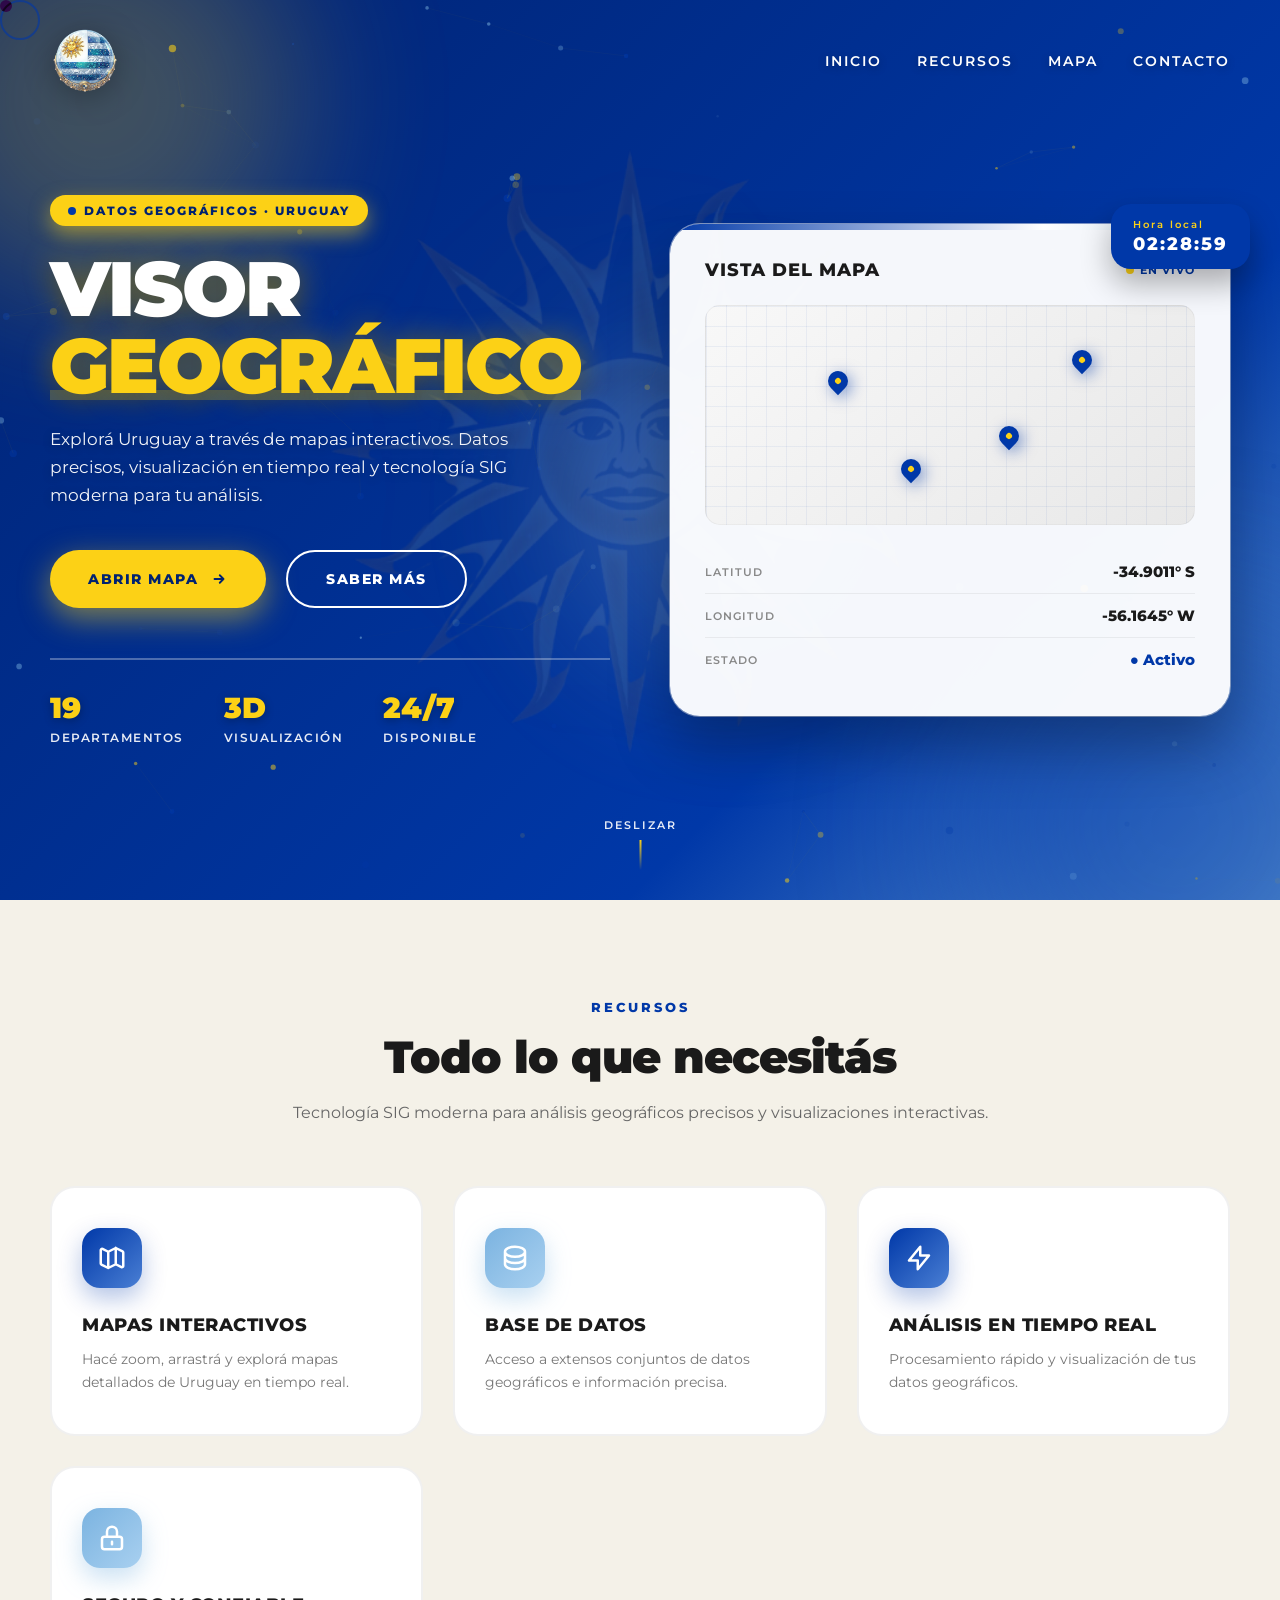
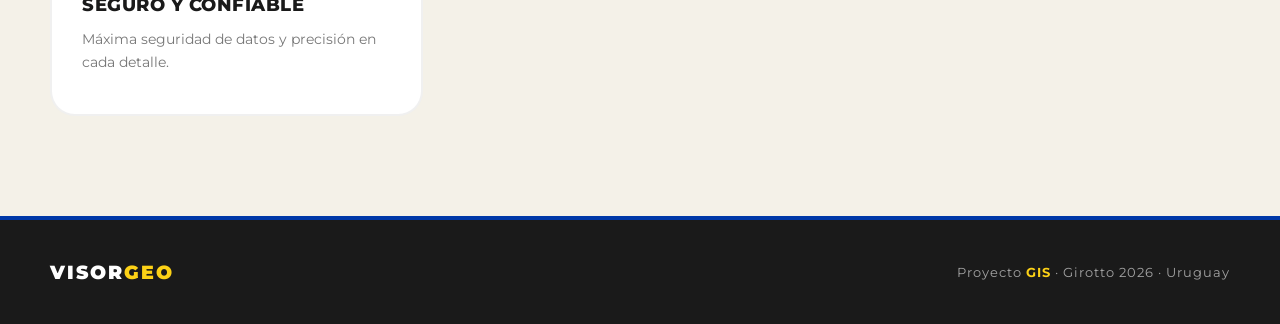
<file: index.html>
<!DOCTYPE html>
<html lang="es">
<head>
    <meta charset="UTF-8">
    <meta name="viewport" content="width=device-width, initial-scale=1.0">
    <title>Visor Geográfico | Uruguay</title>
    <link href="https://fonts.googleapis.com/css2?family=Montserrat:wght@300;400;600;800;900&display=swap" rel="stylesheet">
    <style>
        /* ===== VARIABLES DE COLOR URUGUAY ===== */
        :root {
            --uy-blue: #0038A8;        /* Azul de la bandera */
            --uy-blue-dark: #002270;
            --uy-blue-light: #4A7FD4;
            --uy-celeste: #7BB3E0;     /* Celeste */
            --uy-celeste-light: #A8D0F0;
            --uy-yellow: #FCD116;      /* Amarillo del sol */
            --uy-yellow-dark: #D4A800;
            --uy-white: #FFFFFF;
            --uy-cream: #f4f1e8;
            --uy-dark: #1a1a1a;
        }

        * { margin: 0; padding: 0; box-sizing: border-box; }

        html { scroll-behavior: smooth; }

        body {
            min-height: 100vh;
            width: 100%;
            font-family: 'Montserrat', sans-serif;
            overflow-x: hidden;
            background: var(--uy-cream);
            position: relative;
            cursor: none;
        }

        /* ===== CURSOR PERSONALIZADO ===== */
        .cursor {
            position: fixed;
            width: 12px;
            height: 12px;
            background: var(--uy-blue);
            border-radius: 50%;
            pointer-events: none;
            z-index: 9999;
            transition: transform 0.15s ease, width 0.3s ease, height 0.3s ease;
            mix-blend-mode: difference;
        }
        .cursor-ring {
            position: fixed;
            width: 40px;
            height: 40px;
            border: 2px solid var(--uy-blue);
            border-radius: 50%;
            pointer-events: none;
            z-index: 9998;
            transition: transform 0.25s ease, width 0.3s ease, height 0.3s ease;
            opacity: 0.6;
        }
        .cursor.hover { width: 25px; height: 25px; background: var(--uy-yellow); }
        .cursor-ring.hover { width: 70px; height: 70px; border-color: var(--uy-yellow); }

        /* ===== PARTÍCULAS CANVAS ===== */
        #particles {
            position: fixed;
            top: 0; left: 0;
            width: 100%; height: 100%;
            z-index: 1;
            pointer-events: none;
        }

        /* ===== FONDO: AZUL, BLANCO Y CELESTE ===== */
        .bg-diagonal {
            position: fixed;
            inset: 0;
            background: linear-gradient(135deg,
                var(--uy-blue-dark) 0%,
                var(--uy-blue) 35%,
                var(--uy-celeste) 55%,
                var(--uy-white) 100%);
            background-size: 200% 200%;
            animation: gradientShift 20s ease infinite;
            z-index: 0;
        }
        @keyframes gradientShift {
            0%   { background-position: 0% 50%; }
            50%  { background-position: 100% 50%; }
            100% { background-position: 0% 50%; }
        }

        /* ===== SOL DE LA BANDERA DE FONDO ===== */
        .uy-shield-bg {
    position: fixed;
    top: 50%; left: 50%;
    transform: translate(-50%, -50%);
    width: 70vmin;
    height: 70vmin;
    object-fit: contain;      /* NUEVO: mantiene proporción sin deformar */
    opacity: 0.10;
    z-index: 1;
    pointer-events: none;
    animation: rotateShield 90s linear infinite;
    filter: drop-shadow(0 0 40px rgba(252,209,22,0.4));
    user-select: none;        /* NUEVO: evita selección accidental */
}
        @keyframes rotateShield {
            from { transform: translate(-50%, -50%) rotate(0deg); }
            to   { transform: translate(-50%, -50%) rotate(360deg); }
        }

        /* ===== ESFERAS FLOTANTES ===== */
        .orb {
            position: fixed;
            border-radius: 50%;
            filter: blur(80px);
            z-index: 1;
            pointer-events: none;
        }
        .orb-1 { width: 400px; height: 400px; background: var(--uy-yellow); top: -100px; left: -100px; opacity: 0.25; animation: float1 12s ease-in-out infinite; }
        .orb-2 { width: 450px; height: 450px; background: var(--uy-blue); bottom: -150px; right: -120px; opacity: 0.4; animation: float2 15s ease-in-out infinite; }
        .orb-3 { width: 300px; height: 300px; background: var(--uy-celeste-light); top: 40%; left: 45%; opacity: 0.25; animation: float3 10s ease-in-out infinite; }

        @keyframes float1 { 0%,100%{transform:translate(0,0)} 50%{transform:translate(50px,40px)} }
        @keyframes float2 { 0%,100%{transform:translate(0,0)} 50%{transform:translate(-60px,-30px)} }
        @keyframes float3 { 0%,100%{transform:translate(0,0) scale(1)} 50%{transform:translate(-40px,50px) scale(1.2)} }

        /* ===== HEADER ===== */
        .header {
            position: fixed;
            top: 0; left: 0;
            width: 100%;
            padding: 25px 50px;
            display: flex;
            justify-content: space-between;
            align-items: center;
            z-index: 100;
            animation: fadeDown 1s ease-out;
            transition: background 0.3s ease, padding 0.3s ease;
        }
        .header.scrolled {
            background: rgba(255,255,255,0.92);
            backdrop-filter: blur(15px);
            padding: 15px 50px;
            box-shadow: 0 4px 20px rgba(0,0,0,0.1);
        }
        @keyframes fadeDown {
            from { opacity: 0; transform: translateY(-30px); }
            to   { opacity: 1; transform: translateY(0); }
        }

        .logo-container {
            display: flex;
            align-items: center;
            gap: 15px;
        }
        .logo {
            width: 70px;
            height: 70px;
            object-fit: contain;
            filter: drop-shadow(0 4px 15px rgba(0,0,0,0.3));
            transition: transform 0.3s ease;
        }
        .logo:hover { transform: scale(1.1) rotate(-5deg); }

        .nav-menu {
            display: flex;
            gap: 35px;
            list-style: none;
        }
        .nav-menu a {
            color: var(--uy-white);
            text-decoration: none;
            font-weight: 600;
            font-size: 0.85rem;
            letter-spacing: 2px;
            text-transform: uppercase;
            position: relative;
            padding: 5px 0;
            transition: color 0.3s ease;
            text-shadow: 0 2px 8px rgba(0,0,0,0.3);
        }
        .header.scrolled .nav-menu a {
            color: var(--uy-dark);
            text-shadow: none;
        }
        .nav-menu a::after {
            content: '';
            position: absolute;
            bottom: 0; left: 0;
            width: 0;
            height: 2px;
            background: var(--uy-yellow);
            transition: width 0.3s ease;
        }
        .nav-menu a:hover { color: var(--uy-yellow); }
        .header.scrolled .nav-menu a:hover { color: var(--uy-blue); }
        .nav-menu a:hover::after { width: 100%; }

        /* ===== HERO SECTION ===== */
        .hero {
            min-height: 100vh;
            display: flex;
            align-items: center;
            justify-content: center;
            padding: 120px 50px 80px;
            position: relative;
            z-index: 5;
        }

        .hero-container {
            display: grid;
            grid-template-columns: 1fr 1fr;
            gap: 60px;
            align-items: center;
            max-width: 1400px;
            width: 100%;
        }

        /* Columna izquierda: texto */
        .hero-text {
            animation: fadeUp 1s ease-out 0.2s both;
        }
        @keyframes fadeUp {
            from { opacity: 0; transform: translateY(40px); }
            to   { opacity: 1; transform: translateY(0); }
        }

        .badge {
            display: inline-flex;
            align-items: center;
            gap: 8px;
            background: var(--uy-yellow);
            color: var(--uy-blue-dark);
            padding: 8px 18px;
            border-radius: 50px;
            font-size: 0.75rem;
            font-weight: 800;
            letter-spacing: 2px;
            text-transform: uppercase;
            margin-bottom: 25px;
            box-shadow: 0 8px 20px rgba(252,209,22,0.5);
        }
        .badge-dot {
            width: 8px;
            height: 8px;
            background: var(--uy-blue);
            border-radius: 50%;
            animation: pulse 1.5s infinite;
        }
        @keyframes pulse {
            0%,100% { opacity: 1; transform: scale(1); }
            50%     { opacity: 0.5; transform: scale(1.3); }
        }

        .title {
            font-size: clamp(2.5rem, 6vw, 5rem);
            font-weight: 900;
            color: var(--uy-white);
            letter-spacing: -2px;
            line-height: 1;
            margin-bottom: 20px;
            text-transform: uppercase;
            text-shadow: 
                0 0 30px rgba(252,209,22,0.4),
                0 5px 25px rgba(0,0,0,0.4);
        }
        .title .accent {
            color: var(--uy-yellow);
            position: relative;
            display: inline-block;
        }
        .title .accent::after {
            content: '';
            position: absolute;
            bottom: 5px; left: 0;
            width: 100%;
            height: 10px;
            background: var(--uy-yellow);
            opacity: 0.25;
            z-index: -1;
        }

        .subtitle {
            font-size: clamp(0.95rem, 1.3vw, 1.15rem);
            color: rgba(255,255,255,0.95);
            font-weight: 400;
            line-height: 1.7;
            margin-bottom: 40px;
            max-width: 500px;
            text-shadow: 0 2px 10px rgba(0,0,0,0.3);
        }

        /* Botones */
        .buttons {
            display: flex;
            gap: 20px;
            flex-wrap: wrap;
            margin-bottom: 50px;
        }

        .btn {
            display: inline-flex;
            align-items: center;
            gap: 12px;
            padding: 18px 38px;
            font-family: 'Montserrat', sans-serif;
            font-size: 0.9rem;
            font-weight: 800;
            letter-spacing: 1.5px;
            text-transform: uppercase;
            text-decoration: none;
            border-radius: 50px;
            cursor: pointer;
            position: relative;
            overflow: hidden;
            transition: all 0.35s cubic-bezier(0.25, 0.8, 0.25, 1);
            border: none;
        }

        .btn-primary {
            background: var(--uy-yellow);
            color: var(--uy-blue-dark);
            box-shadow: 0 10px 30px rgba(252,209,22,0.5);
        }
        .btn-primary::before {
            content: '';
            position: absolute;
            top: 0; left: -100%;
            width: 100%; height: 100%;
            background: linear-gradient(90deg, transparent, rgba(255,255,255,0.6), transparent);
            transition: left 0.6s ease;
        }
        .btn-primary:hover::before { left: 100%; }
        .btn-primary:hover {
            transform: translateY(-4px);
            background: var(--uy-white);
            color: var(--uy-blue);
            box-shadow: 0 20px 40px rgba(255,255,255,0.5);
        }

        .btn-secondary {
            background: transparent;
            color: var(--uy-white);
            border: 2px solid var(--uy-white);
        }
        .btn-secondary:hover {
            background: var(--uy-white);
            color: var(--uy-blue);
            transform: translateY(-4px);
        }

        .btn svg {
            width: 18px;
            height: 18px;
            transition: transform 0.3s ease;
        }
        .btn:hover svg { transform: translateX(5px); }

        /* Stats */
        .stats {
            display: flex;
            gap: 40px;
            padding-top: 30px;
            border-top: 2px solid rgba(255,255,255,0.3);
        }
        .stat-item h3 {
            font-size: 1.8rem;
            font-weight: 900;
            color: var(--uy-yellow);
            margin-bottom: 5px;
            text-shadow: 0 2px 10px rgba(0,0,0,0.3);
        }
        .stat-item p {
            font-size: 0.75rem;
            color: rgba(255,255,255,0.9);
            text-transform: uppercase;
            letter-spacing: 1.5px;
            font-weight: 600;
        }

        /* Columna derecha: card visual */
        .hero-visual {
            position: relative;
            animation: fadeUp 1s ease-out 0.5s both;
        }

        .visual-card {
            background: rgba(255,255,255,0.96);
            backdrop-filter: blur(20px);
            border-radius: 30px;
            padding: 35px;
            box-shadow:
                0 30px 60px rgba(0,0,0,0.3),
                0 0 0 1px rgba(255,255,255,0.5);
            position: relative;
            overflow: hidden;
        }
        .visual-card::before {
            content: '';
            position: absolute;
            top: 0; left: 0;
            width: 100%; height: 6px;
            background: linear-gradient(90deg, var(--uy-blue), var(--uy-white), var(--uy-celeste), var(--uy-yellow));
            background-size: 200% auto;
            animation: shine 3s linear infinite;
        }
        @keyframes shine { to { background-position: 200% center; } }

        .card-header {
            display: flex;
            justify-content: space-between;
            align-items: center;
            margin-bottom: 25px;
        }
        .card-title {
            font-size: 1.1rem;
            font-weight: 800;
            color: var(--uy-dark);
            letter-spacing: 1px;
            text-transform: uppercase;
        }
        .live-indicator {
            display: flex;
            align-items: center;
            gap: 6px;
            font-size: 0.7rem;
            font-weight: 700;
            color: var(--uy-blue);
            text-transform: uppercase;
            letter-spacing: 1px;
        }
        .live-dot {
            width: 8px;
            height: 8px;
            background: var(--uy-yellow);
            border-radius: 50%;
            animation: pulse 1.5s infinite;
        }

        /* Mapa simulado */
        .mini-map {
            width: 100%;
            height: 220px;
            background:
                linear-gradient(rgba(0,56,168,0.06) 1px, transparent 1px),
                linear-gradient(90deg, rgba(0,56,168,0.06) 1px, transparent 1px),
                linear-gradient(135deg, #f8f8f8, #e8e8e8);
            background-size: 20px 20px, 20px 20px, 100% 100%;
            border-radius: 15px;
            position: relative;
            overflow: hidden;
            margin-bottom: 25px;
            border: 1px solid rgba(0,0,0,0.05);
        }
        .map-pin {
            position: absolute;
            width: 20px;
            height: 20px;
            background: var(--uy-blue);
            border-radius: 50% 50% 50% 0;
            transform: rotate(-45deg);
            box-shadow: 0 5px 15px rgba(0,56,168,0.5);
            animation: pinDrop 2s ease-in-out infinite;
        }
        .map-pin::after {
            content: '';
            position: absolute;
            top: 50%; left: 50%;
            transform: translate(-50%, -50%);
            width: 6px; height: 6px;
            background: var(--uy-yellow);
            border-radius: 50%;
        }
        .pin-1 { top: 30%; left: 25%; animation-delay: 0s; }
        .pin-2 { top: 55%; left: 60%; animation-delay: 0.5s; }
        .pin-3 { top: 20%; left: 75%; animation-delay: 1s; }
        .pin-4 { top: 70%; left: 40%; animation-delay: 1.5s; }

        @keyframes pinDrop {
            0%,100% { transform: rotate(-45deg) translateY(0); }
            50%     { transform: rotate(-45deg) translateY(-10px); }
        }

        /* Filas de información */
        .info-row {
            display: flex;
            justify-content: space-between;
            align-items: center;
            padding: 12px 0;
            border-bottom: 1px solid rgba(0,0,0,0.06);
            font-size: 0.85rem;
        }
        .info-row:last-child { border-bottom: none; }
        .info-label {
            color: #888;
            font-weight: 600;
            text-transform: uppercase;
            letter-spacing: 1px;
            font-size: 0.7rem;
        }
        .info-value {
            color: var(--uy-dark);
            font-weight: 800;
            font-size: 0.95rem;
        }
        .info-value.blue { color: var(--uy-blue); }

        /* Reloj flotante */
        .clock-badge {
            position: absolute;
            top: -20px; right: -20px;
            background: var(--uy-blue);
            color: var(--uy-white);
            padding: 15px 22px;
            border-radius: 20px;
            font-weight: 800;
            font-size: 1.1rem;
            letter-spacing: 2px;
            box-shadow: 0 15px 30px rgba(0,0,0,0.3);
            z-index: 2;
        }
        .clock-badge small {
            display: block;
            font-size: 0.6rem;
            color: var(--uy-yellow);
            letter-spacing: 2px;
            margin-bottom: 3px;
            font-weight: 600;
        }

        /* ===== SECCIÓN FEATURES ===== */
        .features {
            padding: 100px 50px;
            background: var(--uy-cream);
            position: relative;
            z-index: 5;
        }
        .section-header {
            text-align: center;
            max-width: 700px;
            margin: 0 auto 60px;
        }
        .section-tag {
            color: var(--uy-blue);
            font-size: 0.8rem;
            font-weight: 800;
            letter-spacing: 3px;
            text-transform: uppercase;
            margin-bottom: 15px;
        }
        .section-title {
            font-size: clamp(1.8rem, 4vw, 2.8rem);
            font-weight: 900;
            color: var(--uy-dark);
            letter-spacing: -1px;
            margin-bottom: 15px;
        }
        .section-desc {
            color: #666;
            font-size: 1rem;
            line-height: 1.7;
        }

        .features-grid {
            display: grid;
            grid-template-columns: repeat(auto-fit, minmax(280px, 1fr));
            gap: 30px;
            max-width: 1200px;
            margin: 0 auto;
        }

        .feature-card {
            background: var(--uy-white);
            border: 2px solid rgba(0,0,0,0.06);
            border-radius: 25px;
            padding: 40px 30px;
            transition: all 0.4s cubic-bezier(0.25, 0.8, 0.25, 1);
            position: relative;
            overflow: hidden;
        }
        .feature-card::before {
            content: '';
            position: absolute;
            top: 0; left: 0;
            width: 0; height: 4px;
            background: linear-gradient(90deg, var(--uy-blue), var(--uy-yellow));
            transition: width 0.4s ease;
        }
        .feature-card:hover::before { width: 100%; }
        .feature-card:hover {
            transform: translateY(-10px);
            box-shadow: 0 30px 60px rgba(0,56,168,0.15);
            border-color: rgba(0,56,168,0.2);
        }

        .feature-icon {
            width: 60px;
            height: 60px;
            background: linear-gradient(135deg, var(--uy-blue), var(--uy-blue-light));
            border-radius: 18px;
            display: flex;
            align-items: center;
            justify-content: center;
            margin-bottom: 25px;
            box-shadow: 0 10px 25px rgba(0,56,168,0.3);
            transition: transform 0.4s ease, background 0.4s ease;
        }
        .feature-card:nth-child(even) .feature-icon {
            background: linear-gradient(135deg, var(--uy-celeste), var(--uy-celeste-light));
            box-shadow: 0 10px 25px rgba(123,179,224,0.4);
        }
        .feature-card:hover .feature-icon {
            transform: rotate(-8deg) scale(1.1);
        }
        .feature-icon svg {
            width: 30px;
            height: 30px;
            color: var(--uy-white);
        }

        .feature-title {
            font-size: 1.15rem;
            font-weight: 800;
            color: var(--uy-dark);
            margin-bottom: 12px;
            text-transform: uppercase;
            letter-spacing: 0.5px;
        }
        .feature-desc {
            color: #777;
            font-size: 0.9rem;
            line-height: 1.6;
        }

        /* ===== FOOTER ===== */
        .footer {
            background: var(--uy-dark);
            color: var(--uy-white);
            padding: 40px 50px;
            text-align: center;
            position: relative;
            z-index: 5;
            border-top: 4px solid var(--uy-blue);
        }
        .footer-content {
            max-width: 1200px;
            margin: 0 auto;
            display: flex;
            justify-content: space-between;
            align-items: center;
            flex-wrap: wrap;
            gap: 20px;
        }
        .footer-logo {
            font-weight: 900;
            font-size: 1.2rem;
            letter-spacing: 2px;
        }
        .footer-logo span { color: var(--uy-yellow); }
        .footer-text {
            color: rgba(255,255,255,0.6);
            font-size: 0.8rem;
            letter-spacing: 1px;
        }
        .footer-text strong { color: var(--uy-yellow); }

        /* ===== SCROLL INDICATOR ===== */
        .scroll-indicator {
            position: absolute;
            bottom: 30px;
            left: 50%;
            transform: translateX(-50%);
            z-index: 10;
            display: flex;
            flex-direction: column;
            align-items: center;
            gap: 8px;
            color: rgba(255,255,255,0.9);
            font-size: 0.7rem;
            font-weight: 600;
            letter-spacing: 2px;
            text-transform: uppercase;
            animation: bounce 2s infinite;
        }
        .scroll-indicator::after {
            content: '';
            width: 2px;
            height: 30px;
            background: linear-gradient(to bottom, var(--uy-yellow), transparent);
        }
        @keyframes bounce {
            0%,100% { transform: translateX(-50%) translateY(0); }
            50%     { transform: translateX(-50%) translateY(8px); }
        }

        /* ===== RESPONSIVE ===== */
        @media (max-width: 968px) {
            .hero-container { grid-template-columns: 1fr; gap: 50px; }
            .hero-visual { order: -1; }
            .nav-menu { display: none; }
            .header { padding: 20px 25px; }
            .hero { padding: 100px 25px 60px; }
            .features { padding: 60px 25px; }
            .footer { padding: 30px 25px; }
            .stats { gap: 25px; }
            .stat-item h3 { font-size: 1.4rem; }
            .clock-badge { top: 10px; right: 10px; padding: 10px 16px; font-size: 0.9rem; }
            .cursor, .cursor-ring { display: none; }
            body { cursor: auto; }
        }

        @media (max-width: 500px) {
            .title { font-size: 2.2rem; }
            .buttons { flex-direction: column; }
            .btn { width: 100%; justify-content: center; }
            .stats { flex-wrap: wrap; gap: 15px; }
        }
    </style>
</head>
<body>

    <!-- Cursor personalizado -->
    <div class="cursor"></div>
    <div class="cursor-ring"></div>

    <!-- Canvas de partículas -->
    <canvas id="particles"></canvas>

    <!-- Fondo diagonal azul-celeste-blanco -->
    <div class="bg-diagonal"></div>

 
    <!-- Sol de la bandera de Uruguay de fondo (PNG) -->
<img src="./images/img.png" class="uy-shield-bg" alt="Sol de Mayo - Uruguay">

    <!-- Esferas flotantes -->
    <div class="orb orb-1"></div>
    <div class="orb orb-2"></div>
    <div class="orb orb-3"></div>

    <!-- Header -->
    <header class="header" id="header">
<div class="logo-container">
    <img src="./images/logo.png" alt="Bandera de Uruguay" class="logo">
</div>
               <nav>
            <ul class="nav-menu">
                <li><a href="#home">Inicio</a></li>
                <li><a href="#features">Recursos</a></li>
                <li><a href="mapuy.html" target="_blank">Mapa</a></li>
                <li><a href="#contacto">Contacto</a></li>
            </ul>
        </nav>
    </header>

    <!-- Hero -->
    <section class="hero" id="home">
        <div class="hero-container">
            <!-- Texto -->
            <div class="hero-text">
                <div class="badge">
                    <span class="badge-dot"></span>
                    Datos Geográficos · Uruguay
                </div>
                <h1 class="title">
                    Visor<br>
                    <span class="accent">Geográfico</span>
                </h1>
                <p class="subtitle">
                    Explorá Uruguay a través de mapas interactivos.
                    Datos precisos, visualización en tiempo real y
                    tecnología SIG moderna para tu análisis.
                </p>

                <div class="buttons">
                    <a href="mapuy.html" target="_blank" rel="noopener noreferrer" class="btn btn-primary">
                        Abrir Mapa
                        <svg xmlns="http://www.w3.org/2000/svg" fill="none" viewBox="0 0 24 24" stroke="currentColor" stroke-width="2.5">
                            <path stroke-linecap="round" stroke-linejoin="round" d="M13 7l5 5m0 0l-5 5m5-5H6" />
                        </svg>
                    </a>
                    <a href="#features" class="btn btn-secondary">
                        Saber Más
                    </a>
                </div>

                <div class="stats">
                    <div class="stat-item">
                        <h3>19</h3>
                        <p>Departamentos</p>
                    </div>
                    <div class="stat-item">
                        <h3>3D</h3>
                        <p>Visualización</p>
                    </div>
                    <div class="stat-item">
                        <h3>24/7</h3>
                        <p>Disponible</p>
                    </div>
                </div>
            </div>

            <!-- Visual -->
            <div class="hero-visual">
                <div class="clock-badge">
                    <small>Hora local</small>
                    <span id="clock">00:00:00</span>
                </div>
                <div class="visual-card">
                    <div class="card-header">
                        <div class="card-title">Vista del Mapa</div>
                        <div class="live-indicator">
                            <span class="live-dot"></span>
                            En Vivo
                        </div>
                    </div>

                    <div class="mini-map">
                        <div class="map-pin pin-1"></div>
                        <div class="map-pin pin-2"></div>
                        <div class="map-pin pin-3"></div>
                        <div class="map-pin pin-4"></div>
                    </div>

                    <div class="info-row">
                        <span class="info-label">Latitud</span>
                        <span class="info-value">-34.9011° S</span>
                    </div>
                    <div class="info-row">
                        <span class="info-label">Longitud</span>
                        <span class="info-value">-56.1645° W</span>
                    </div>
                    <div class="info-row">
                        <span class="info-label">Estado</span>
                        <span class="info-value blue">● Activo</span>
                    </div>
                </div>
            </div>
        </div>

        <!-- Scroll indicator -->
        <div class="scroll-indicator">Deslizar</div>
    </section>

    <!-- Features -->
    <section class="features" id="features">
        <div class="section-header">
            <div class="section-tag">Recursos</div>
            <h2 class="section-title">Todo lo que necesitás</h2>
            <p class="section-desc">
                Tecnología SIG moderna para análisis geográficos precisos
                y visualizaciones interactivas.
            </p>
        </div>

        <div class="features-grid">
            <div class="feature-card">
                <div class="feature-icon">
                    <svg xmlns="http://www.w3.org/2000/svg" fill="none" viewBox="0 0 24 24" stroke="currentColor" stroke-width="2">
                        <path stroke-linecap="round" stroke-linejoin="round" d="M9 20l-5.447-2.724A1 1 0 013 16.382V5.618a1 1 0 011.447-.894L9 7m0 13l6-3m-6 3V7m6 10l4.553 2.276A1 1 0 0021 18.382V7.618a1 1 0 00-.553-.894L15 4m0 13V4m0 0L9 7" />
                    </svg>
                </div>
                <h3 class="feature-title">Mapas Interactivos</h3>
                <p class="feature-desc">
                    Hacé zoom, arrastrá y explorá mapas detallados de Uruguay en tiempo real.
                </p>
            </div>

            <div class="feature-card">
                <div class="feature-icon">
                    <svg xmlns="http://www.w3.org/2000/svg" fill="none" viewBox="0 0 24 24" stroke="currentColor" stroke-width="2">
                        <path stroke-linecap="round" stroke-linejoin="round" d="M4 7v10c0 2.21 3.582 4 8 4s8-1.79 8-4V7M4 7c0 2.21 3.582 4 8 4s8-1.79 8-4M4 7c0-2.21 3.582-4 8-4s8 1.79 8 4m0 5c0 2.21-3.582 4-8 4s-8-1.79-8-4" />
                    </svg>
                </div>
                <h3 class="feature-title">Base de Datos</h3>
                <p class="feature-desc">
                    Acceso a extensos conjuntos de datos geográficos e información precisa.
                </p>
            </div>

            <div class="feature-card">
                <div class="feature-icon">
                    <svg xmlns="http://www.w3.org/2000/svg" fill="none" viewBox="0 0 24 24" stroke="currentColor" stroke-width="2">
                        <path stroke-linecap="round" stroke-linejoin="round" d="M13 10V3L4 14h7v7l9-11h-7z" />
                    </svg>
                </div>
                <h3 class="feature-title">Análisis en Tiempo Real</h3>
                <p class="feature-desc">
                    Procesamiento rápido y visualización de tus datos geográficos.
                </p>
            </div>

            <div class="feature-card">
                <div class="feature-icon">
                    <svg xmlns="http://www.w3.org/2000/svg" fill="none" viewBox="0 0 24 24" stroke="currentColor" stroke-width="2">
                        <path stroke-linecap="round" stroke-linejoin="round" d="M12 15v2m-6 4h12a2 2 0 002-2v-6a2 2 0 00-2-2H6a2 2 0 00-2 2v6a2 2 0 002 2zm10-10V7a4 4 0 00-8 0v4h8z" />
                    </svg>
                </div>
                <h3 class="feature-title">Seguro y Confiable</h3>
                <p class="feature-desc">
                    Máxima seguridad de datos y precisión en cada detalle.
                </p>
            </div>
        </div>
    </section>

    <!-- Footer -->
    <footer class="footer" id="contacto">
        <div class="footer-content">
            <div class="footer-logo">VISOR<span>GEO</span></div>
            <div class="footer-text">
                Proyecto <strong>GIS</strong> · Girotto 2026 · Uruguay
            </div>
        </div>
    </footer>

    <script>
        // ===== CURSOR PERSONALIZADO =====
        const cursor = document.querySelector('.cursor');
        const cursorRing = document.querySelector('.cursor-ring');
        let mouseX = 0, mouseY = 0;
        let ringX = 0, ringY = 0;

        document.addEventListener('mousemove', (e) => {
            mouseX = e.clientX;
            mouseY = e.clientY;
            cursor.style.left = mouseX + 'px';
            cursor.style.top = mouseY + 'px';
        });

        function animateRing() {
            ringX += (mouseX - ringX) * 0.15;
            ringY += (mouseY - ringY) * 0.15;
            cursorRing.style.left = ringX + 'px';
            cursorRing.style.top = ringY + 'px';
            requestAnimationFrame(animateRing);
        }
        animateRing();

        document.querySelectorAll('a, button, .feature-card').forEach(el => {
            el.addEventListener('mouseenter', () => {
                cursor.classList.add('hover');
                cursorRing.classList.add('hover');
            });
            el.addEventListener('mouseleave', () => {
                cursor.classList.remove('hover');
                cursorRing.classList.remove('hover');
            });
        });

        // ===== RELOJ EN TIEMPO REAL (hora de Montevideo) =====
        function updateClock() {
            const now = new Date();
            const uyTime = now.toLocaleTimeString('es-UY', {
                timeZone: 'America/Montevideo',
                hour: '2-digit',
                minute: '2-digit',
                second: '2-digit',
                hour12: false
            });
            document.getElementById('clock').textContent = uyTime;
        }
        updateClock();
        setInterval(updateClock, 1000);

        // ===== HEADER SCROLL EFFECT =====
        const header = document.getElementById('header');
        window.addEventListener('scroll', () => {
            if (window.scrollY > 50) {
                header.classList.add('scrolled');
            } else {
                header.classList.remove('scrolled');
            }
        });

        // ===== PARTÍCULAS =====
        const canvas = document.getElementById('particles');
        const ctx = canvas.getContext('2d');
        let particles = [];
        let canvasWidth, canvasHeight;

        function resizeCanvas() {
            canvasWidth = canvas.width = window.innerWidth;
            canvasHeight = canvas.height = window.innerHeight;
        }
        resizeCanvas();
        window.addEventListener('resize', resizeCanvas);

        class Particle {
            constructor() {
                this.reset();
            }
            reset() {
                this.x = Math.random() * canvasWidth;
                this.y = Math.random() * canvasHeight;
                this.size = Math.random() * 3 + 1;
                this.speedX = (Math.random() - 0.5) * 0.4;
                this.speedY = (Math.random() - 0.5) * 0.4;
                this.opacity = Math.random() * 0.5 + 0.1;
                // Mezcla de colores: azul, celeste y amarillo
                const colors = ['0,56,168', '123,179,224', '252,209,22'];
                this.color = colors[Math.floor(Math.random() * colors.length)];
            }
            update() {
                this.x += this.speedX;
                this.y += this.speedY;
                if (this.x < 0 || this.x > canvasWidth) this.speedX *= -1;
                if (this.y < 0 || this.y > canvasHeight) this.speedY *= -1;
            }
            draw() {
                ctx.beginPath();
                ctx.arc(this.x, this.y, this.size, 0, Math.PI * 2);
                ctx.fillStyle = `rgba(${this.color},${this.opacity})`;
                ctx.fill();
            }
        }

        function initParticles() {
            particles = [];
            const count = Math.min(80, Math.floor(window.innerWidth / 15));
            for (let i = 0; i < count; i++) {
                particles.push(new Particle());
            }
        }
        initParticles();

        function connectParticles() {
            for (let i = 0; i < particles.length; i++) {
                for (let j = i + 1; j < particles.length; j++) {
                    const dx = particles[i].x - particles[j].x;
                    const dy = particles[i].y - particles[j].y;
                    const distance = Math.sqrt(dx * dx + dy * dy);
                    if (distance < 120) {
                        ctx.beginPath();
                        ctx.strokeStyle = `rgba(252,209,22,${0.12 * (1 - distance / 120)})`;
                        ctx.lineWidth = 0.5;
                        ctx.moveTo(particles[i].x, particles[i].y);
                        ctx.lineTo(particles[j].x, particles[j].y);
                        ctx.stroke();
                    }
                }
            }
        }

        function animateParticles() {
            ctx.clearRect(0, 0, canvasWidth, canvasHeight);
            particles.forEach(p => {
                p.update();
                p.draw();
            });
            connectParticles();
            requestAnimationFrame(animateParticles);
        }
        animateParticles();

        // ===== PARALLAX SUAVE EN LAS ORBS =====
        document.addEventListener('mousemove', (e) => {
            const x = (e.clientX / window.innerWidth - 0.5) * 20;
            const y = (e.clientY / window.innerHeight - 0.5) * 20;
            document.querySelector('.orb-1').style.transform = `translate(${x}px, ${y}px)`;
            document.querySelector('.orb-2').style.transform = `translate(${-x}px, ${-y}px)`;
        });

        // ===== SCROLL REVEAL =====
        const observerOptions = {
            threshold: 0.1,
            rootMargin: '0px 0px -50px 0px'
        };
        const observer = new IntersectionObserver((entries) => {
            entries.forEach(entry => {
                if (entry.isIntersecting) {
                    entry.target.style.opacity = '1';
                    entry.target.style.transform = 'translateY(0)';
                }
            });
        }, observerOptions);

        document.querySelectorAll('.feature-card').forEach((card, index) => {
            card.style.opacity = '0';
            card.style.transform = 'translateY(40px)';
            card.style.transition = `all 0.6s ease ${index * 0.1}s`;
            observer.observe(card);
        });
    </script>
</body>
</html>
</file>
